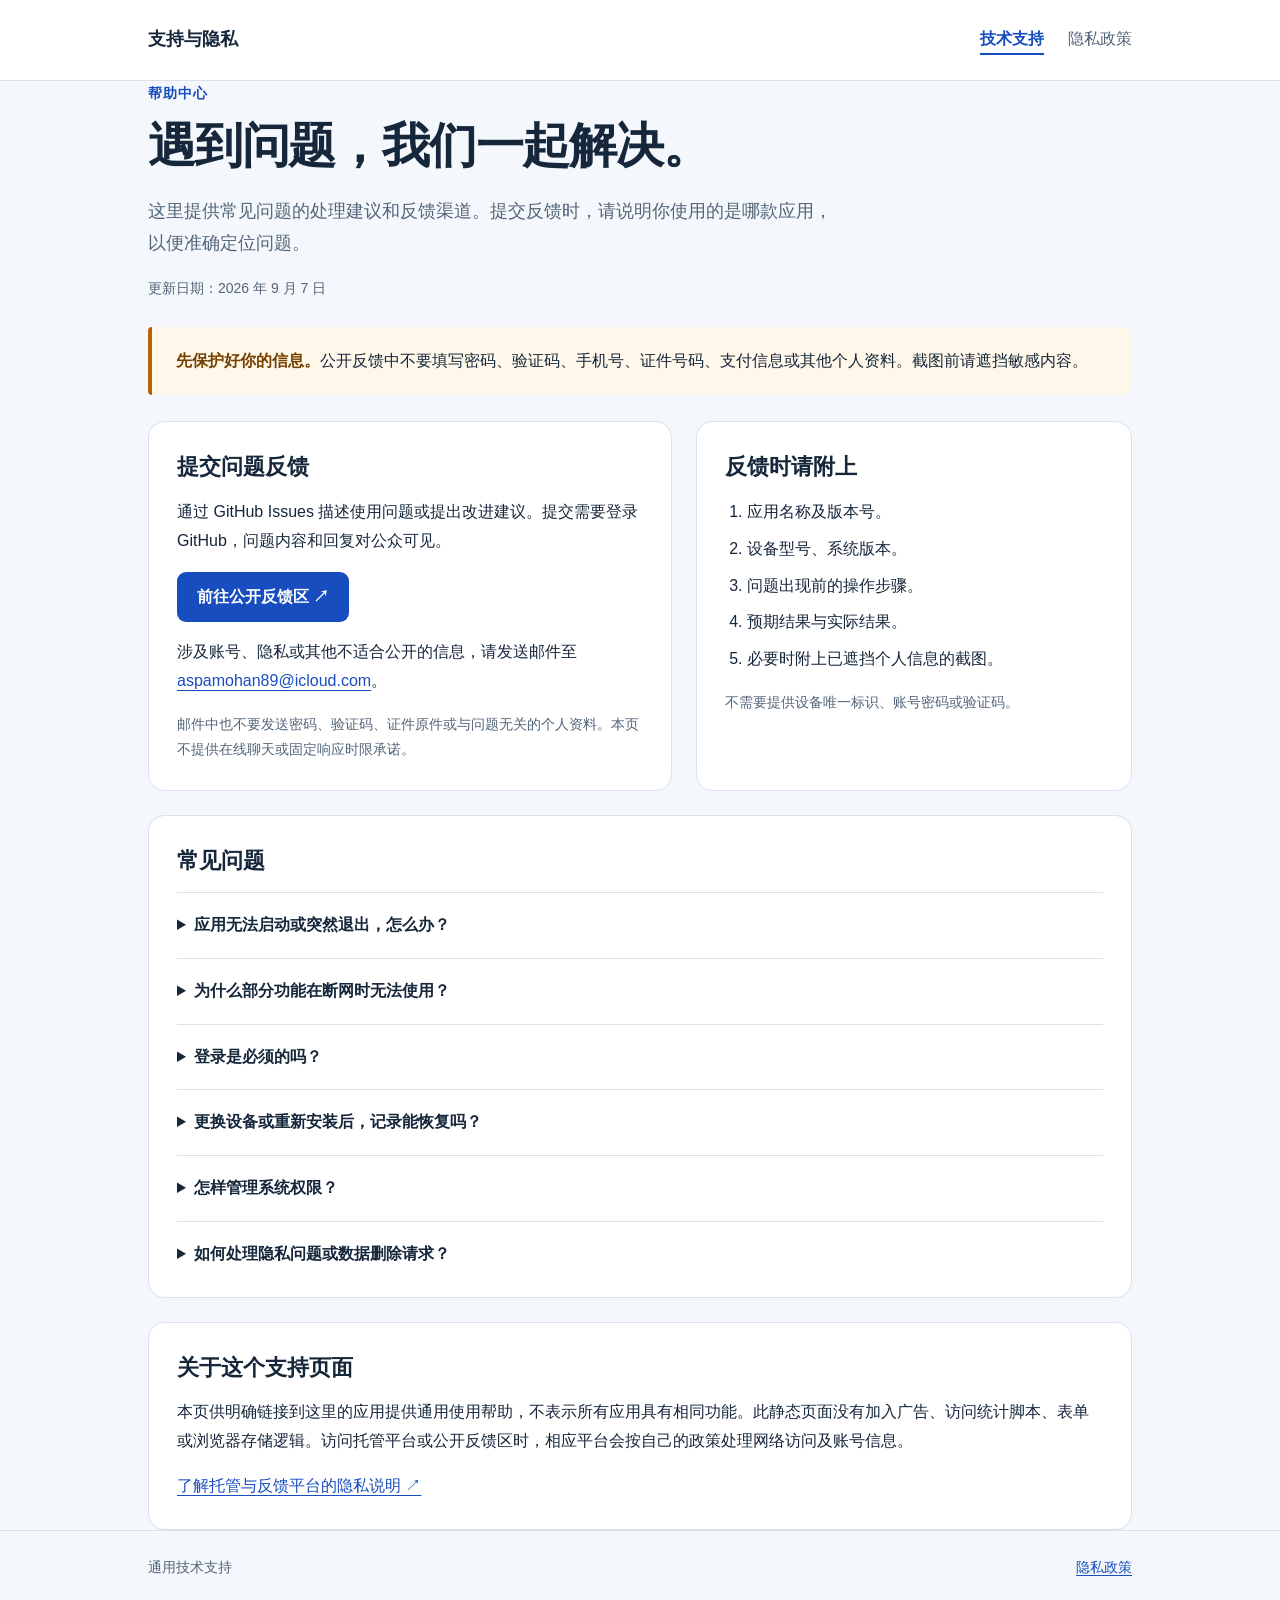
<file: index.html>
<!doctype html>
<html lang="zh-CN">
<head>
  <meta charset="utf-8">
  <meta name="viewport" content="width=device-width, initial-scale=1">
  <meta name="description" content="通用技术支持：常见问题、反馈指南和隐私说明。">
  <meta name="referrer" content="no-referrer">
  <title>技术支持</title>
  <link rel="stylesheet" href="styles.css">
</head>
<body>
  <a class="skip" href="#main">跳到正文</a>
  <header><div class="shell nav"><a class="wordmark" href="index.html">支持与隐私</a><nav aria-label="主导航"><a href="index.html" aria-current="page">技术支持</a><a href="privacy.html">隐私政策</a></nav></div></header>
  <main id="main" class="shell">
    <p class="eyebrow">帮助中心</p>
    <h1>遇到问题，我们一起解决。</h1>
    <p class="intro">这里提供常见问题的处理建议和反馈渠道。提交反馈时，请说明你使用的是哪款应用，以便准确定位问题。</p>
    <p class="meta">更新日期：2026 年 9 月 7 日</p>
    <div class="notice"><p><strong>先保护好你的信息。</strong>公开反馈中不要填写密码、验证码、手机号、证件号码、支付信息或其他个人资料。截图前请遮挡敏感内容。</p></div>
    <div class="grid">
      <section class="panel" aria-labelledby="feedback"><h2 id="feedback">提交问题反馈</h2><p>通过 GitHub Issues 描述使用问题或提出改进建议。提交需要登录 GitHub，问题内容和回复对公众可见。</p><p><a class="button" href="https://github.com/shanguan/app-support-pages/issues">前往公开反馈区 ↗</a></p><p>涉及账号、隐私或其他不适合公开的信息，请发送邮件至 <a href="mailto:aspamohan89@icloud.com">aspamohan89@icloud.com</a>。</p><p class="meta">邮件中也不要发送密码、验证码、证件原件或与问题无关的个人资料。本页不提供在线聊天或固定响应时限承诺。</p></section>
      <section class="panel" aria-labelledby="prepare"><h2 id="prepare">反馈时请附上</h2><ol><li>应用名称及版本号。</li><li>设备型号、系统版本。</li><li>问题出现前的操作步骤。</li><li>预期结果与实际结果。</li><li>必要时附上已遮挡个人信息的截图。</li></ol><p class="meta">不需要提供设备唯一标识、账号密码或验证码。</p></section>
    </div>
    <section class="panel" aria-labelledby="faq"><h2 id="faq">常见问题</h2>
      <details><summary>应用无法启动或突然退出，怎么办？</summary><p>先关闭后重新打开应用，检查设备剩余空间及是否有可用更新，必要时重启设备。如果问题仍然存在，请记录触发步骤后反馈。不要直接卸载：卸载可能导致未备份的本机数据丢失。</p></details>
      <details><summary>为什么部分功能在断网时无法使用？</summary><p>是否需要联网取决于具体功能。仅在设备上完成的操作与登录、同步等网络功能可能有不同要求。请先检查网络和系统中的应用联网权限；仍无法使用时，反馈具体页面与提示信息。</p></details>
      <details><summary>登录是必须的吗？</summary><p>对于明确提供可选登录的应用，登录页可以关闭，不需要账号的本机功能仍可继续使用。登录后可在“账号与登录”中退出，或删除本机保存的账号数据。</p></details>
      <details><summary>更换设备或重新安装后，记录能恢复吗？</summary><p>这取决于应用是否提供同步、导出或备份能力。仅保存在本机的数据不一定能迁移；删除应用也可能删除这些记录。操作前请查看应用说明和设备备份设置，不要假定所有应用都支持云端恢复。</p></details>
      <details><summary>怎样管理系统权限？</summary><p>可在设备的系统设置中查看和调整应用权限。关闭权限可能影响依赖该权限的功能；撤销权限并不等于删除此前已经处理的数据，数据相关请求请以该应用的正式隐私说明为准。</p></details>
      <details><summary>如何处理隐私问题或数据删除请求？</summary><p>请先查看应用内链接的隐私政策。不要在公开反馈区上传个人资料；可通过 <a href="mailto:aspamohan89@icloud.com">aspamohan89@icloud.com</a> 提出私密请求，并说明所用应用及请求事项。</p><p><a href="privacy.html">查看隐私政策 →</a></p></details>
    </section>
    <section class="panel"><h2>关于这个支持页面</h2><p>本页供明确链接到这里的应用提供通用使用帮助，不表示所有应用具有相同功能。此静态页面没有加入广告、访问统计脚本、表单或浏览器存储逻辑。访问托管平台或公开反馈区时，相应平台会按自己的政策处理网络访问及账号信息。</p><p><a href="https://docs.github.com/site-policy/privacy-policies/github-privacy-statement">了解托管与反馈平台的隐私说明 ↗</a></p></section>
  </main>
  <footer><div class="shell"><span>通用技术支持</span><a href="privacy.html">隐私政策</a></div></footer>
</body>
</html>
</file>
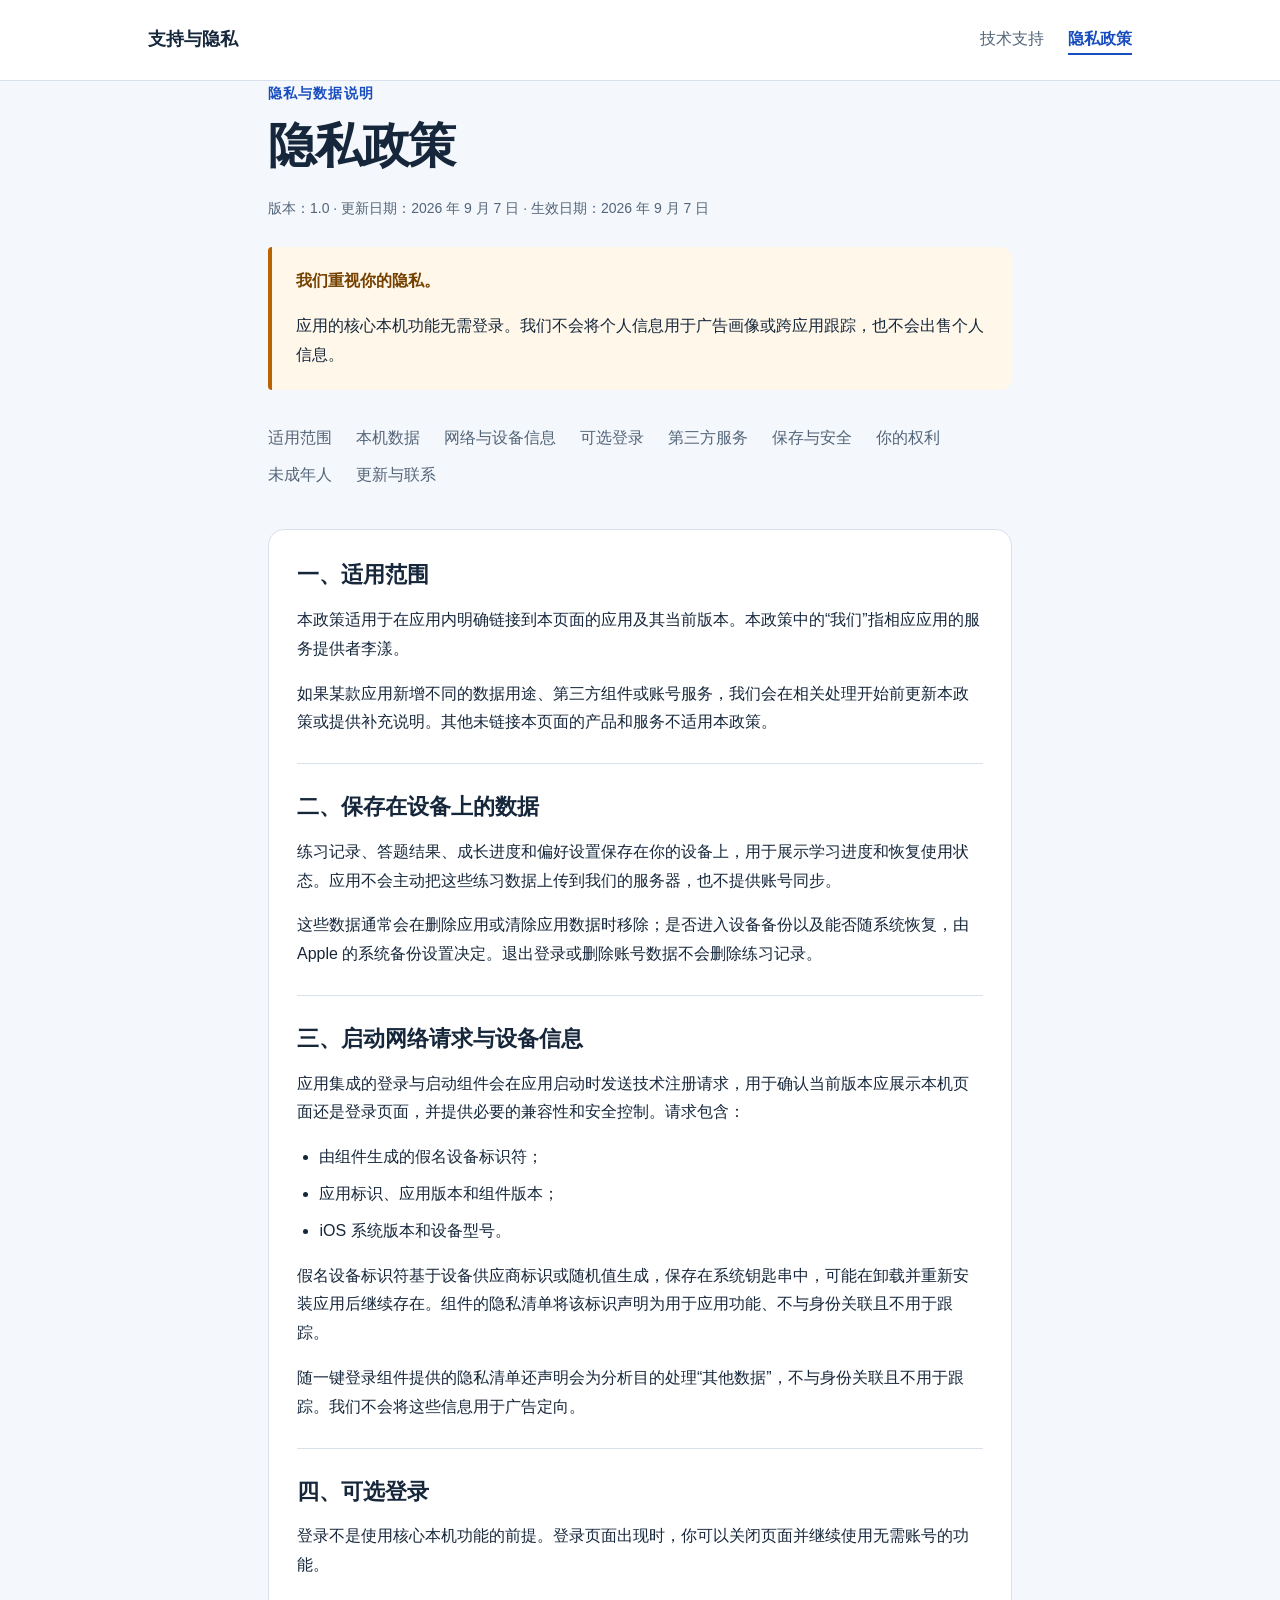
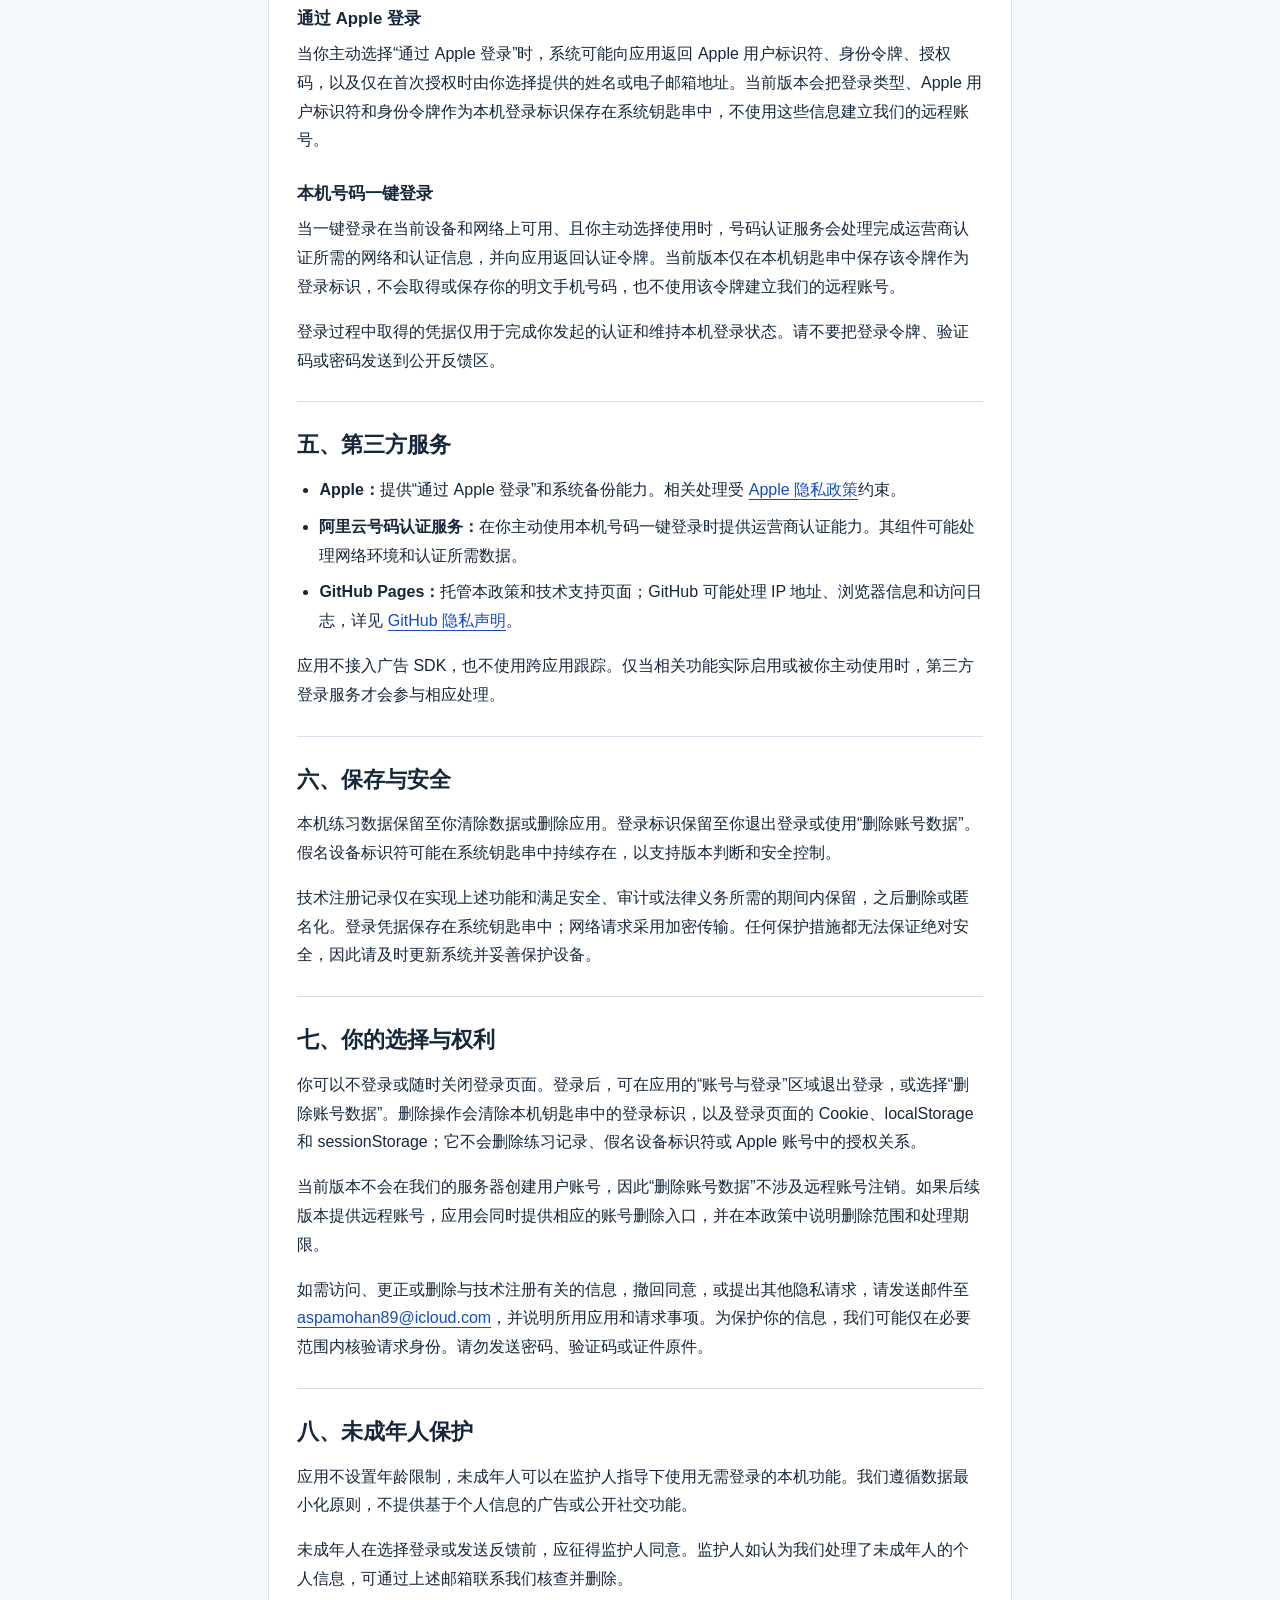
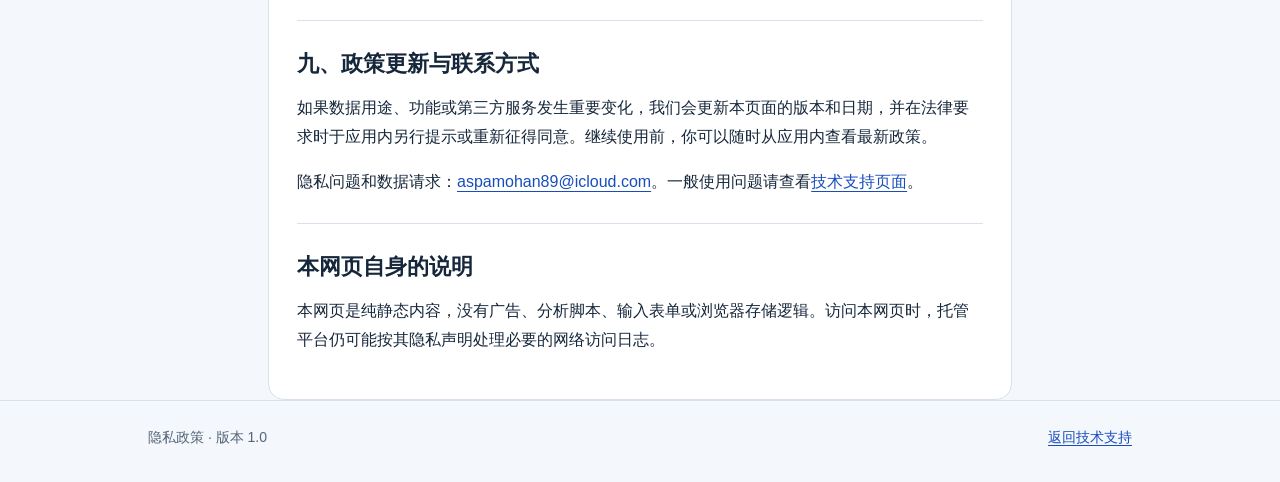
<file: privacy.html>
<!doctype html>
<html lang="zh-CN">
<head>
  <meta charset="utf-8">
  <meta name="viewport" content="width=device-width, initial-scale=1">
  <meta name="referrer" content="no-referrer">
  <meta name="description" content="适用于明确链接本页面之应用的隐私政策。">
  <title>隐私政策</title>
  <link rel="stylesheet" href="styles.css">
</head>
<body>
  <a class="skip" href="#main">跳到正文</a>
  <header><div class="shell nav"><a class="wordmark" href="index.html">支持与隐私</a><nav aria-label="主导航"><a href="index.html">技术支持</a><a href="privacy.html" aria-current="page">隐私政策</a></nav></div></header>
  <main id="main" class="shell policy">
    <p class="eyebrow">隐私与数据说明</p>
    <h1>隐私政策</h1>
    <p class="meta">版本：1.0 · 更新日期：2026 年 9 月 7 日 · 生效日期：2026 年 9 月 7 日</p>
    <div class="notice"><p><strong>我们重视你的隐私。</strong></p><p>应用的核心本机功能无需登录。我们不会将个人信息用于广告画像或跨应用跟踪，也不会出售个人信息。</p></div>
    <nav aria-label="政策目录"><ol class="toc"><li><a href="#scope">适用范围</a></li><li><a href="#local">本机数据</a></li><li><a href="#network">网络与设备信息</a></li><li><a href="#login">可选登录</a></li><li><a href="#partners">第三方服务</a></li><li><a href="#retention">保存与安全</a></li><li><a href="#rights">你的权利</a></li><li><a href="#children">未成年人</a></li><li><a href="#changes">更新与联系</a></li></ol></nav>
    <article class="panel">
      <section id="scope"><h2>一、适用范围</h2><p>本政策适用于在应用内明确链接到本页面的应用及其当前版本。本政策中的“我们”指相应应用的服务提供者李漾。</p><p>如果某款应用新增不同的数据用途、第三方组件或账号服务，我们会在相关处理开始前更新本政策或提供补充说明。其他未链接本页面的产品和服务不适用本政策。</p></section>

      <section id="local"><h2>二、保存在设备上的数据</h2><p>练习记录、答题结果、成长进度和偏好设置保存在你的设备上，用于展示学习进度和恢复使用状态。应用不会主动把这些练习数据上传到我们的服务器，也不提供账号同步。</p><p>这些数据通常会在删除应用或清除应用数据时移除；是否进入设备备份以及能否随系统恢复，由 Apple 的系统备份设置决定。退出登录或删除账号数据不会删除练习记录。</p></section>

      <section id="network"><h2>三、启动网络请求与设备信息</h2><p>应用集成的登录与启动组件会在应用启动时发送技术注册请求，用于确认当前版本应展示本机页面还是登录页面，并提供必要的兼容性和安全控制。请求包含：</p><ul><li>由组件生成的假名设备标识符；</li><li>应用标识、应用版本和组件版本；</li><li>iOS 系统版本和设备型号。</li></ul><p>假名设备标识符基于设备供应商标识或随机值生成，保存在系统钥匙串中，可能在卸载并重新安装应用后继续存在。组件的隐私清单将该标识声明为用于应用功能、不与身份关联且不用于跟踪。</p><p>随一键登录组件提供的隐私清单还声明会为分析目的处理“其他数据”，不与身份关联且不用于跟踪。我们不会将这些信息用于广告定向。</p></section>

      <section id="login"><h2>四、可选登录</h2><p>登录不是使用核心本机功能的前提。登录页面出现时，你可以关闭页面并继续使用无需账号的功能。</p><h3>通过 Apple 登录</h3><p>当你主动选择“通过 Apple 登录”时，系统可能向应用返回 Apple 用户标识符、身份令牌、授权码，以及仅在首次授权时由你选择提供的姓名或电子邮箱地址。当前版本会把登录类型、Apple 用户标识符和身份令牌作为本机登录标识保存在系统钥匙串中，不使用这些信息建立我们的远程账号。</p><h3>本机号码一键登录</h3><p>当一键登录在当前设备和网络上可用、且你主动选择使用时，号码认证服务会处理完成运营商认证所需的网络和认证信息，并向应用返回认证令牌。当前版本仅在本机钥匙串中保存该令牌作为登录标识，不会取得或保存你的明文手机号码，也不使用该令牌建立我们的远程账号。</p><p>登录过程中取得的凭据仅用于完成你发起的认证和维持本机登录状态。请不要把登录令牌、验证码或密码发送到公开反馈区。</p></section>

      <section id="partners"><h2>五、第三方服务</h2><ul><li><strong>Apple：</strong>提供“通过 Apple 登录”和系统备份能力。相关处理受 <a href="https://www.apple.com.cn/legal/privacy/">Apple 隐私政策</a>约束。</li><li><strong>阿里云号码认证服务：</strong>在你主动使用本机号码一键登录时提供运营商认证能力。其组件可能处理网络环境和认证所需数据。</li><li><strong>GitHub Pages：</strong>托管本政策和技术支持页面；GitHub 可能处理 IP 地址、浏览器信息和访问日志，详见 <a href="https://docs.github.com/zh/site-policy/privacy-policies/github-general-privacy-statement">GitHub 隐私声明</a>。</li></ul><p>应用不接入广告 SDK，也不使用跨应用跟踪。仅当相关功能实际启用或被你主动使用时，第三方登录服务才会参与相应处理。</p></section>

      <section id="retention"><h2>六、保存与安全</h2><p>本机练习数据保留至你清除数据或删除应用。登录标识保留至你退出登录或使用“删除账号数据”。假名设备标识符可能在系统钥匙串中持续存在，以支持版本判断和安全控制。</p><p>技术注册记录仅在实现上述功能和满足安全、审计或法律义务所需的期间内保留，之后删除或匿名化。登录凭据保存在系统钥匙串中；网络请求采用加密传输。任何保护措施都无法保证绝对安全，因此请及时更新系统并妥善保护设备。</p></section>

      <section id="rights"><h2>七、你的选择与权利</h2><p>你可以不登录或随时关闭登录页面。登录后，可在应用的“账号与登录”区域退出登录，或选择“删除账号数据”。删除操作会清除本机钥匙串中的登录标识，以及登录页面的 Cookie、localStorage 和 sessionStorage；它不会删除练习记录、假名设备标识符或 Apple 账号中的授权关系。</p><p>当前版本不会在我们的服务器创建用户账号，因此“删除账号数据”不涉及远程账号注销。如果后续版本提供远程账号，应用会同时提供相应的账号删除入口，并在本政策中说明删除范围和处理期限。</p><p>如需访问、更正或删除与技术注册有关的信息，撤回同意，或提出其他隐私请求，请发送邮件至 <a href="mailto:aspamohan89@icloud.com">aspamohan89@icloud.com</a>，并说明所用应用和请求事项。为保护你的信息，我们可能仅在必要范围内核验请求身份。请勿发送密码、验证码或证件原件。</p></section>

      <section id="children"><h2>八、未成年人保护</h2><p>应用不设置年龄限制，未成年人可以在监护人指导下使用无需登录的本机功能。我们遵循数据最小化原则，不提供基于个人信息的广告或公开社交功能。</p><p>未成年人在选择登录或发送反馈前，应征得监护人同意。监护人如认为我们处理了未成年人的个人信息，可通过上述邮箱联系我们核查并删除。</p></section>

      <section id="changes"><h2>九、政策更新与联系方式</h2><p>如果数据用途、功能或第三方服务发生重要变化，我们会更新本页面的版本和日期，并在法律要求时于应用内另行提示或重新征得同意。继续使用前，你可以随时从应用内查看最新政策。</p><p>隐私问题和数据请求：<a href="mailto:aspamohan89@icloud.com">aspamohan89@icloud.com</a>。一般使用问题请查看<a href="index.html">技术支持页面</a>。</p></section>

      <section><h2>本网页自身的说明</h2><p>本网页是纯静态内容，没有广告、分析脚本、输入表单或浏览器存储逻辑。访问本网页时，托管平台仍可能按其隐私声明处理必要的网络访问日志。</p></section>
    </article>
  </main>
  <footer><div class="shell"><span>隐私政策 · 版本 1.0</span><a href="index.html">返回技术支持</a></div></footer>
</body>
</html>
</file>
<file: styles.css>
:root { color-scheme: light; --ink: #16273b; --muted: #536579; --blue: #174dbe; --line: #d8e1ec; --paper: #fff; --background: #f4f7fb; }
* { box-sizing: border-box; }
html { scroll-behavior: smooth; }
body { margin: 0; background: var(--background); color: var(--ink); font: 1rem/1.8 -apple-system, BlinkMacSystemFont, "Segoe UI", "PingFang SC", "Microsoft YaHei", sans-serif; }
a { color: var(--blue); text-underline-offset: .22em; overflow-wrap: anywhere; }
a:hover { text-decoration-thickness: 2px; }
:focus-visible { outline: 3px solid #dc7c06; outline-offset: 5px; }
.skip { position: absolute; left: 1rem; top: -5rem; background: white; padding: .5rem 1rem; z-index: 2; }
.skip:focus { top: .5rem; }
.shell { max-width: 1040px; padding: 0 28px; margin: auto; }
header { background: var(--paper); border-bottom: 1px solid var(--line); }
.nav { min-height: 80px; display: flex; align-items: center; justify-content: space-between; flex-wrap: wrap; gap: 16px; padding-top: 16px; padding-bottom: 16px; }
.wordmark { font-size: 1.1rem; font-weight: 750; color: var(--ink); text-decoration: none; }
nav { display: flex; gap: 24px; flex-wrap: wrap; }
nav a { color: var(--muted); text-decoration: none; }
nav a[aria-current="page"] { color: var(--blue); font-weight: 700; border-bottom: 2px solid var(--blue); }
main { padding-top: 54px; padding-bottom: 64px; }
.eyebrow { margin: 0 0 10px; color: var(--blue); font-size: .875rem; font-weight: 700; letter-spacing: .08em; }
h1 { font-size: clamp(2rem, 6vw, 3rem); line-height: 1.25; letter-spacing: -.025em; margin: 0 0 20px; }
h2 { font-size: 1.4rem; line-height: 1.5; margin: 0 0 14px; }
h3 { font-size: 1.05rem; margin: 24px 0 6px; }
p { margin: 0 0 16px; }
.intro { max-width: 690px; color: var(--muted); font-size: 1.1rem; }
.meta { color: var(--muted); font-size: .875rem; }
.panel { background: var(--paper); border: 1px solid var(--line); border-radius: 16px; padding: 28px; margin-top: 24px; }
.notice { border-left: 4px solid #b96400; background: #fff7e9; padding: 20px 24px; border-radius: 4px 12px 12px 4px; margin: 26px 0; }
.notice p:last-child, .panel > p:last-child { margin-bottom: 0; }
.notice strong { color: #754000; }
.grid { display: grid; grid-template-columns: 1.2fr 1fr; gap: 24px; }
.grid .panel { margin-top: 0; }
.button { display: inline-block; background: var(--blue); color: white; font-weight: 650; border-radius: 9px; padding: 11px 20px; text-decoration: none; }
ul, ol { padding-left: 1.4rem; margin: 8px 0 16px; }
li + li { margin-top: 8px; }
details { border-top: 1px solid var(--line); padding: 18px 0; }
details:last-child { padding-bottom: 0; }
summary { cursor: pointer; font-weight: 650; }
details p { margin: 12px 0 0; color: var(--muted); }
.toc { display: flex; flex-wrap: wrap; gap: 8px 24px; padding: 0; list-style: none; }
.toc li + li { margin-top: 0; }
.policy { max-width: 800px; }
.policy section { scroll-margin-top: 24px; }
.policy section + section { border-top: 1px solid var(--line); margin-top: 26px; padding-top: 26px; }
.pending { color: #754000; background: #fff7e9; border-radius: 8px; padding: 12px 16px; font-size: .95rem; }
footer { border-top: 1px solid var(--line); padding: 24px 0 32px; color: var(--muted); font-size: .875rem; }
footer .shell { display: flex; justify-content: space-between; gap: 16px; flex-wrap: wrap; }
@media (max-width: 640px) { .shell { padding-left: 20px; padding-right: 20px; } main { padding-top: 34px; } .grid { grid-template-columns: 1fr; } .panel { padding: 22px; } nav { gap: 18px; } }
@media (prefers-reduced-motion: reduce) { html { scroll-behavior: auto; } }
@media print { body { background: white; } header, footer, .skip, .button { display: none; } main { padding: 0; } .panel { border: 0; padding: 0; } details { break-inside: avoid; } a { color: inherit; } }
</file>
